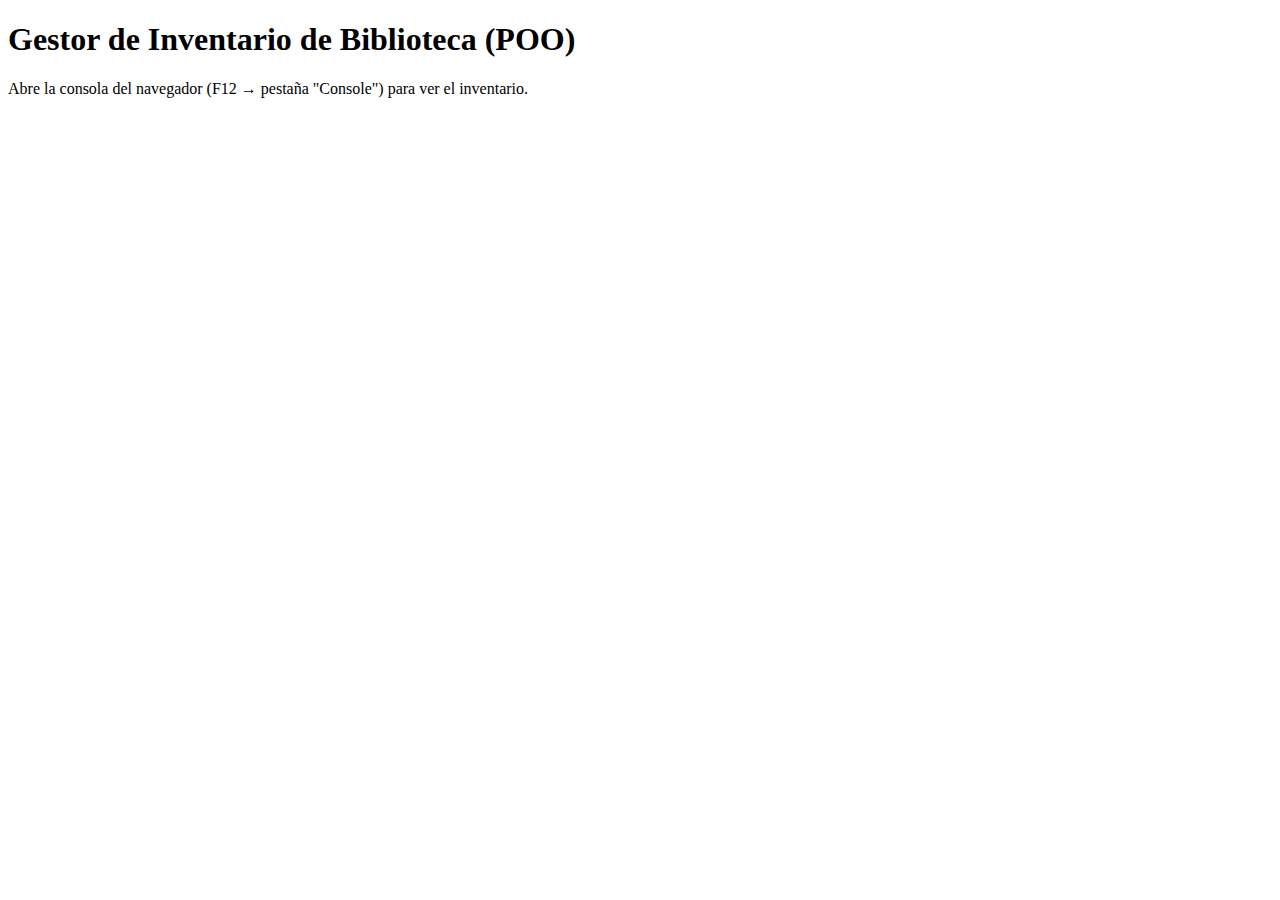
<file: E1-M4/index.html>
<!DOCTYPE html>
<html lang="es">
<head>
  <meta charset="UTF-8" />
  <title>Gestor de Inventario de Biblioteca (POO)</title>
</head>
<body>
  <h1>Gestor de Inventario de Biblioteca (POO)</h1>
  <p>
    Abre la consola del navegador (F12 → pestaña "Console") para ver el inventario.
  </p>

  <script>
    // ===============================
// Definición de la Clase Libro
// ===============================
class Libro {
  constructor(titulo, autor, estado) {
    this.titulo = titulo;
    this.autor = autor;
    this.estado = estado;
  }

  mostrarInfo() {
    console.log(
      `El libro "${this.titulo}" de ${this.autor} se encuentra ${this.estado}.`
    );
  }
}

// ===============================
// Inicialización del Inventario
// ===============================
const inventario = [];

// ===============================
// Carga Interactiva de Libros
// ===============================
let continuar = true;

while (continuar) {
  const titulo = prompt("Ingrese el título del libro:");
  const autor = prompt("Ingrese el autor del libro:");
  const estado = prompt('Ingrese el estado del libro ("Disponible" o "Prestado"):');

  const nuevoLibro = new Libro(titulo, autor, estado);
  inventario.push(nuevoLibro);

  continuar = confirm("¿Desea agregar otro libro?");
}

// ===============================
// Muestra del Inventario Completo
// ===============================
console.log("--- Inventario de la Biblioteca ---");

for (const libro of inventario) {
  libro.mostrarInfo();
}
  </script>
</body>
</html>
</file>
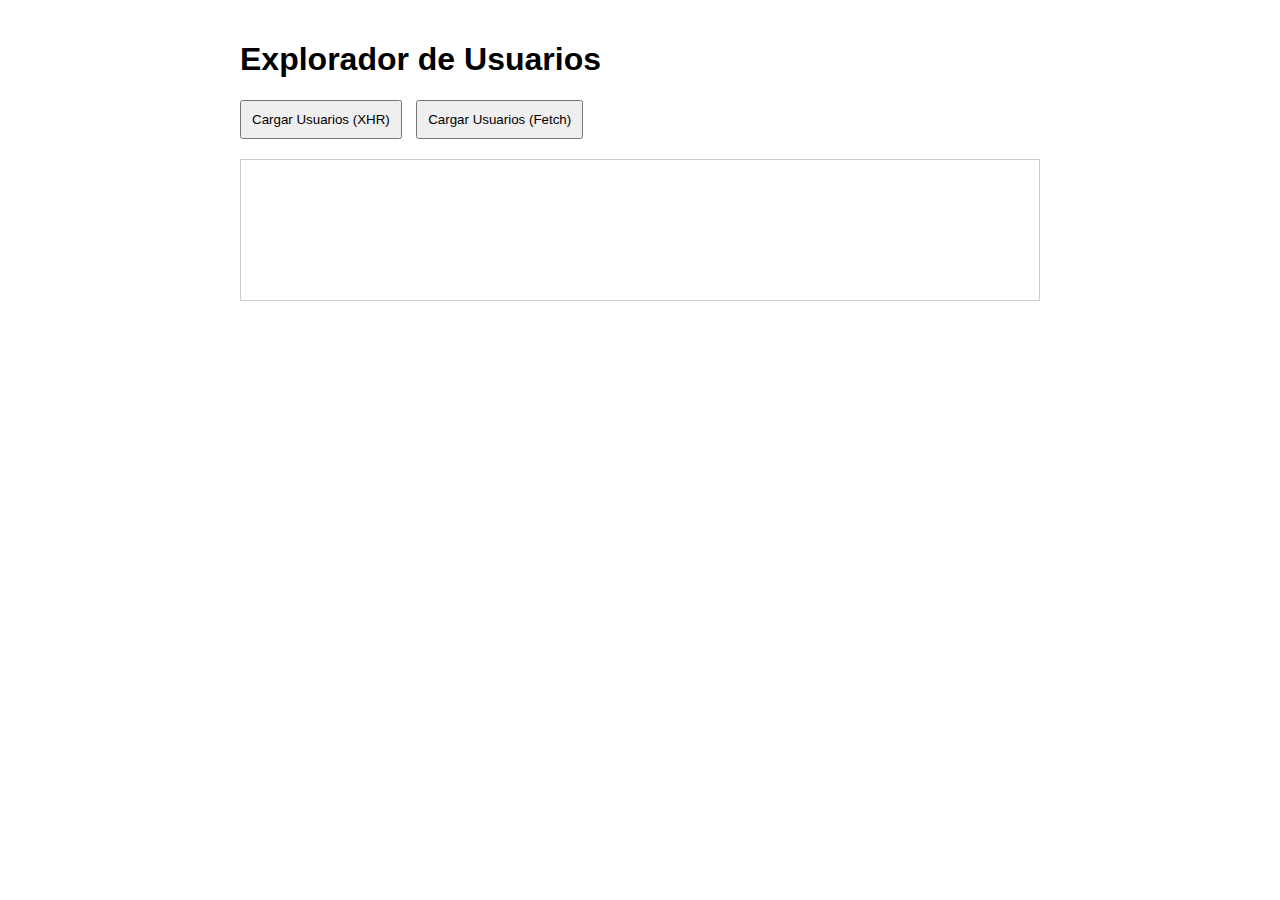
<file: E5-M4/index.html>
<!DOCTYPE html>
<html lang="es">
<head>
    <meta charset="UTF-8">
    <meta name="viewport" content="width=device-width, initial-scale=1.0">
    <title>Consumo de APIs</title>
    <style>
        body { font-family: sans-serif; max-width: 800px; margin: auto; padding: 20px; }
        .container { border: 1px solid #ccc; padding: 20px; margin-top: 20px; min-height: 100px; }
        button { padding: 10px; margin-right: 10px; cursor: pointer; }
        ul { list-style: none; padding: 0; }
        li { background-color: #f4f4f4; margin-bottom: 10px; padding: 15px; border-radius: 5px; }
        h4, p { margin: 0; }
    </style>
</head>
<body>
    <h1>Explorador de Usuarios</h1>
    <button id="cargar-xhr">Cargar Usuarios (XHR)</button>
    <button id="cargar-fetch">Cargar Usuarios (Fetch)</button>

    <div id="resultado" class="container">
        </div>

    <script src="app.js"></script>
</body>
</html>
</file>
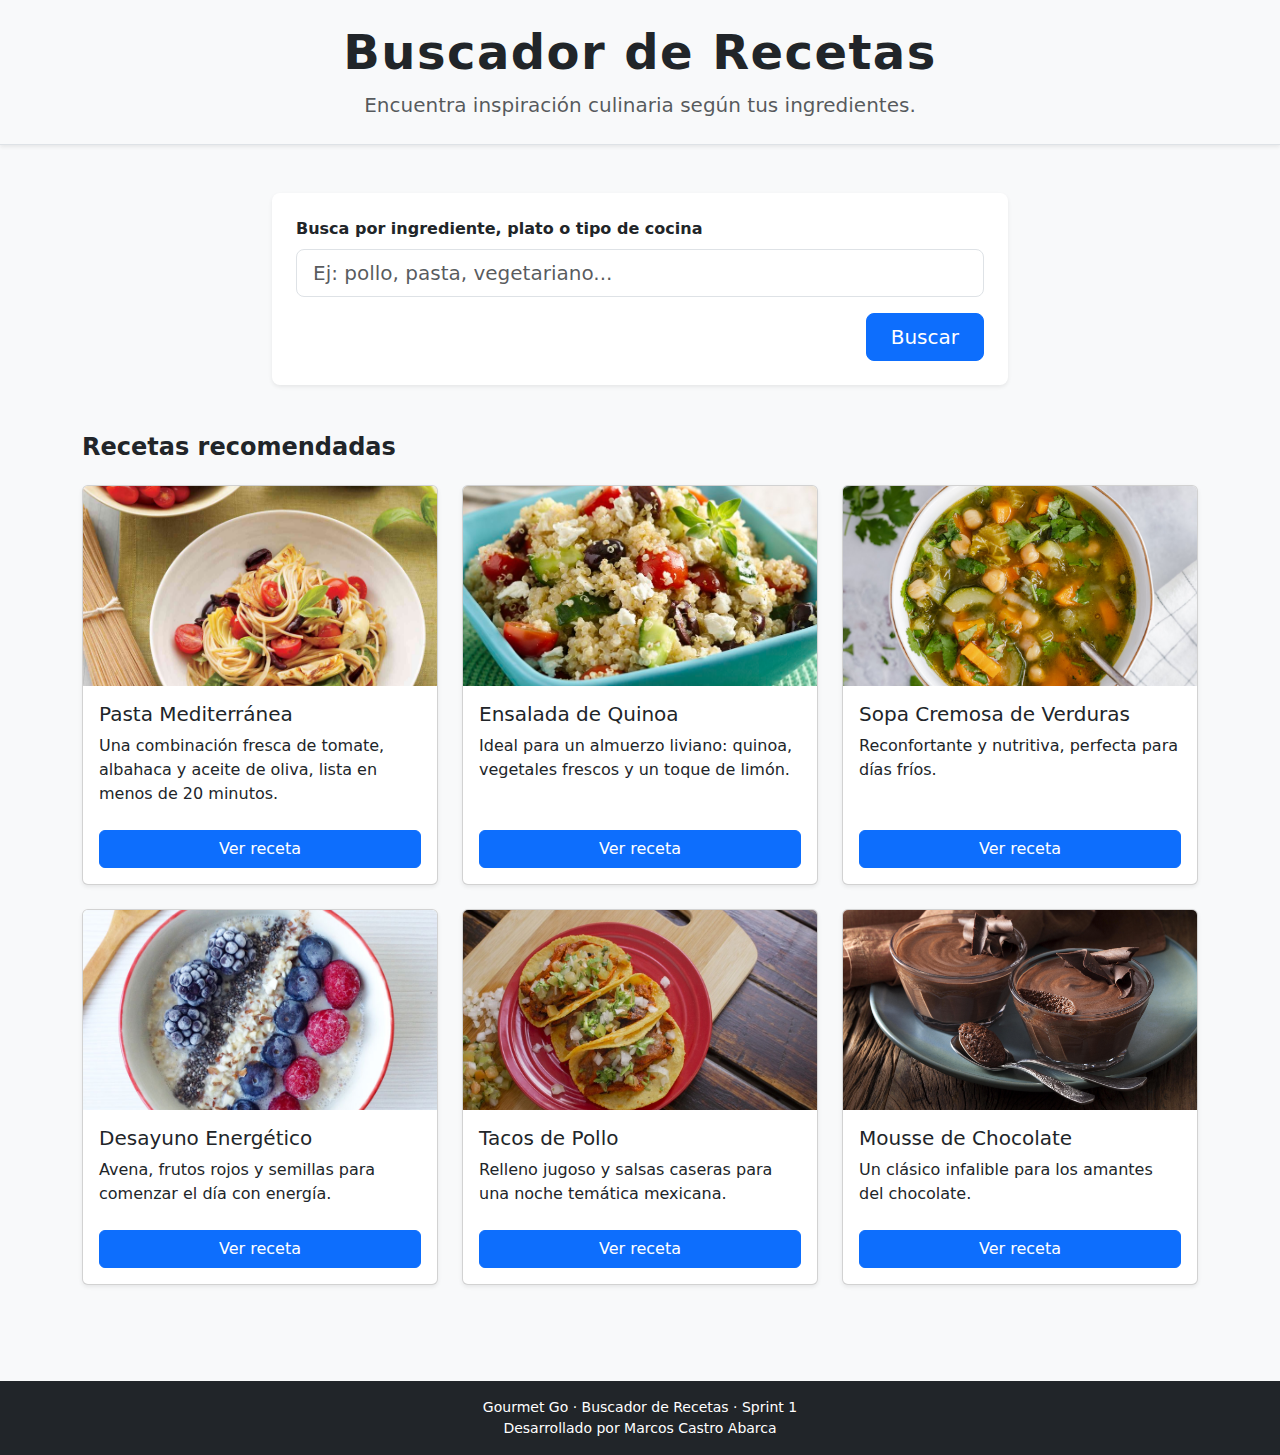
<file: gourmet-go/index.html>
<!DOCTYPE html>
<html lang="es">
<head>
  <meta charset="UTF-8">
  <meta name="viewport" content="width=device-width, initial-scale=1.0">
  <title>Gourmet Go · Buscador de Recetas</title>

  <!-- Bootstrap 5 CSS -->
  <link
    href="https://cdn.jsdelivr.net/npm/bootstrap@5.3.3/dist/css/bootstrap.min.css"
    rel="stylesheet"
  >

  <!-- Estilos personalizados -->
  <link rel="stylesheet" href="assets/css/style.css">
</head>
<body>

  <!-- ENCABEZADO / HERO -->
  <header class="bg-light border-bottom shadow-sm">
    <div class="container py-4">
      <div class="row align-items-center">
        <div class="col-12 text-center">
          <h1 class="display-5 fw-bold mb-2">Buscador de Recetas</h1>
          <p class="lead mb-0 text-muted">
            Encuentra inspiración culinaria según tus ingredientes.
          </p>
        </div>
      </div>
    </div>
  </header>

  <!-- CONTENIDO PRINCIPAL -->
  <main class="py-5">
    <div class="container">

      <!-- HU-01: FORMULARIO DE BÚSQUEDA -->
      <section aria-label="Buscador de recetas" class="mb-5">
        <div class="row justify-content-center">
          <div class="col-lg-8 col-md-10">
            <form class="bg-white p-4 rounded-3 shadow-sm">
              <div class="mb-3">
                <label for="inputBusqueda" class="form-label fw-semibold">
                  Busca por ingrediente, plato o tipo de cocina
                </label>
                <input
                  type="text"
                  class="form-control form-control-lg"
                  id="inputBusqueda"
                  placeholder="Ej: pollo, pasta, vegetariano..."
                >
              </div>
              <div class="d-grid d-sm-flex justify-content-sm-end">
                <button type="submit" class="btn btn-primary btn-lg px-4">
                  Buscar
                </button>
              </div>
            </form>
          </div>
        </div>
      </section>

      <!-- HU-02 / HU-03: GALERÍA DE RECETAS DE EJEMPLO -->
      <section aria-label="Resultados de recetas">
        <h2 class="h4 fw-bold mb-4 text-center text-md-start">
          Recetas recomendadas
        </h2>

        <div class="row g-4">
          <!-- Card 1 -->
          <div class="col-12 col-md-6 col-lg-4">
            <div class="card h-100 shadow-sm">
              <img
                src="assets/img/receta-1.jpg"
                class="card-img-top"
                alt="Plato de pasta con salsa de tomate"
              >
              <div class="card-body d-flex flex-column">
                <h5 class="card-title">Pasta Mediterránea</h5>
                <p class="card-text flex-grow-1">
                  Una combinación fresca de tomate, albahaca y aceite de oliva,
                  lista en menos de 20 minutos.
                </p>
                <a href="#" class="btn btn-primary mt-2">Ver receta</a>
              </div>
            </div>
          </div>

          <!-- Card 2 -->
          <div class="col-12 col-md-6 col-lg-4">
            <div class="card h-100 shadow-sm">
              <img
                src="assets/img/receta-2.jpg"
                class="card-img-top"
                alt="Ensalada fresca con vegetales y quinoa"
              >
              <div class="card-body d-flex flex-column">
                <h5 class="card-title">Ensalada de Quinoa</h5>
                <p class="card-text flex-grow-1">
                  Ideal para un almuerzo liviano: quinoa, vegetales frescos y
                  un toque de limón.
                </p>
                <a href="#" class="btn btn-primary mt-2">Ver receta</a>
              </div>
            </div>
          </div>

          <!-- Card 3 -->
          <div class="col-12 col-md-6 col-lg-4">
            <div class="card h-100 shadow-sm">
              <img
                src="assets/img/receta-3.jpg"
                class="card-img-top"
                alt="Sopa caliente servida en un bowl"
              >
              <div class="card-body d-flex flex-column">
                <h5 class="card-title">Sopa Cremosa de Verduras</h5>
                <p class="card-text flex-grow-1">
                  Reconfortante y nutritiva, perfecta para días fríos.
                </p>
                <a href="#" class="btn btn-primary mt-2">Ver receta</a>
              </div>
            </div>
          </div>

          <!-- Card 4 (opcional extra) -->
          <div class="col-12 col-md-6 col-lg-4">
            <div class="card h-100 shadow-sm">
              <img
                src="assets/img/receta-4.jpg"
                class="card-img-top"
                alt="Tazón con avena y frutas"
              >
              <div class="card-body d-flex flex-column">
                <h5 class="card-title">Desayuno Energético</h5>
                <p class="card-text flex-grow-1">
                  Avena, frutos rojos y semillas para comenzar el día con energía.
                </p>
                <a href="#" class="btn btn-primary mt-2">Ver receta</a>
              </div>
            </div>
          </div>

          <!-- Card 5 -->
          <div class="col-12 col-md-6 col-lg-4">
            <div class="card h-100 shadow-sm">
              <img
                src="assets/img/receta-5.jpg"
                class="card-img-top"
                alt="Tacos servidos en un plato"
              >
              <div class="card-body d-flex flex-column">
                <h5 class="card-title">Tacos de Pollo</h5>
                <p class="card-text flex-grow-1">
                  Relleno jugoso y salsas caseras para una noche temática mexicana.
                </p>
                <a href="#" class="btn btn-primary mt-2">Ver receta</a>
              </div>
            </div>
          </div>

          <!-- Card 6 -->
          <div class="col-12 col-md-6 col-lg-4">
            <div class="card h-100 shadow-sm">
              <img
                src="assets/img/receta-6.jpg"
                class="card-img-top"
                alt="Postre de chocolate servido en vaso"
              >
              <div class="card-body d-flex flex-column">
                <h5 class="card-title">Mousse de Chocolate</h5>
                <p class="card-text flex-grow-1">
                  Un clásico infalible para los amantes del chocolate.
                </p>
                <a href="#" class="btn btn-primary mt-2">Ver receta</a>
              </div>
            </div>
          </div>

        </div>
      </section>
    </div>
  </main>

  <!-- FOOTER -->
  <footer class="bg-dark text-white py-3 mt-5">
    <div class="container text-center small">
      <span>Gourmet Go · Buscador de Recetas · Sprint 1</span><br>
      <span>Desarrollado por Marcos Castro Abarca</span>
    </div>
  </footer>

  <!-- Bootstrap 5 JS (bundle con Popper) -->
  <script
    src="https://cdn.jsdelivr.net/npm/bootstrap@5.3.3/dist/js/bootstrap.bundle.min.js">
  </script>

  <!-- JS del proyecto (vacío por ahora, Sprint 2) -->
  <script src="assets/js/app.js"></script>
</body>
</html>
</file>
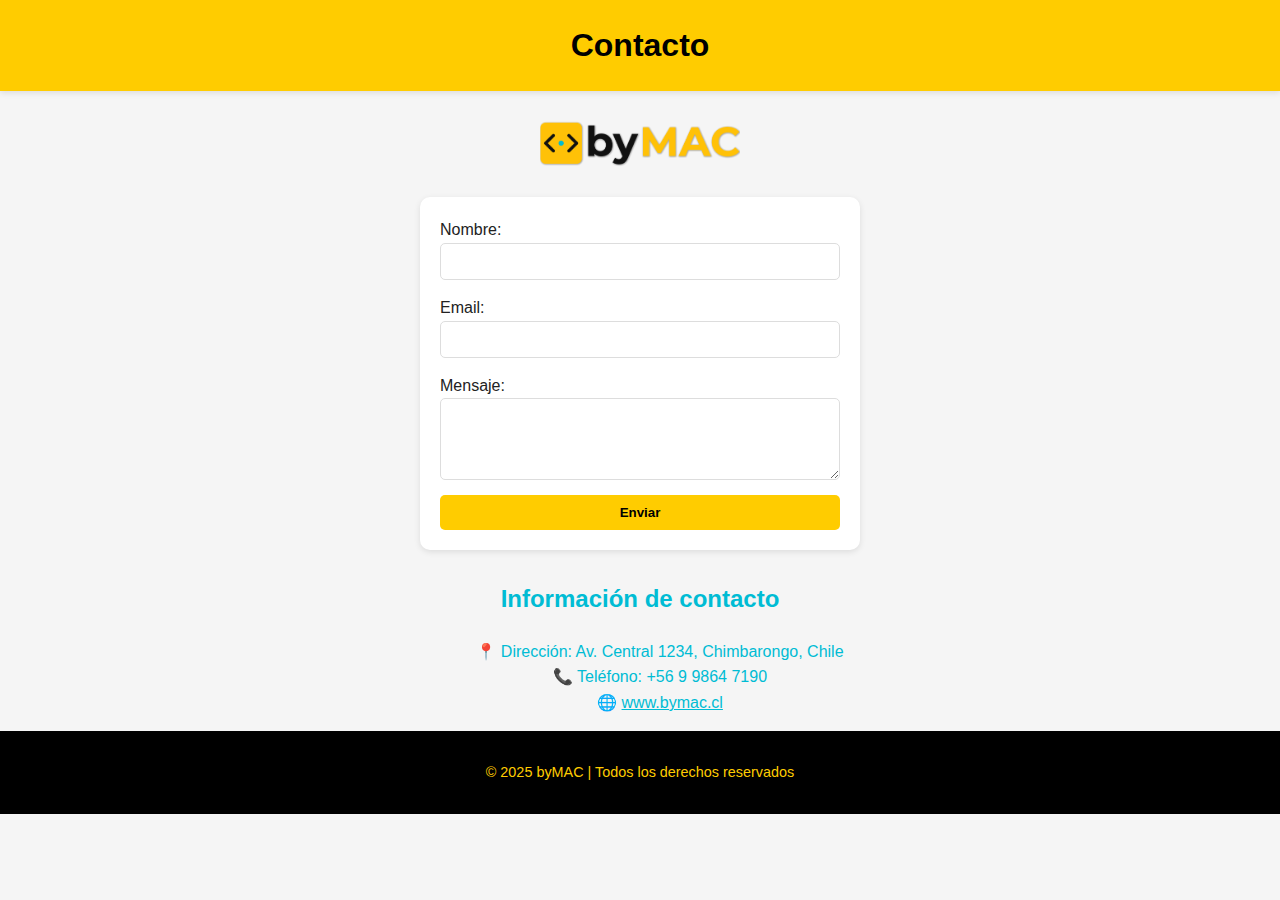
<file: contacto.html>
<!DOCTYPE html>
<html lang="es">
<head>
  <meta charset="UTF-8">
  <meta name="viewport" content="width=device-width, initial-scale=1.0">
  <title>Contacto - byMAC</title>
  <link rel="stylesheet" href="assets/css/styles.css">
</head>
<body>
  <header class="header">
    <h1>Contacto</h1>
  </header>

  <main class="contacto-main">
    <img src="assets/img/byMAC_logo.png" alt="Logo byMAC" class="logo-contacto">

    <form action="#" method="post" class="formulario">
      <label for="nombre">Nombre:</label>
      <input type="text" id="nombre" name="nombre" required>

      <label for="email">Email:</label>
      <input type="email" id="email" name="email" required>

      <label for="mensaje">Mensaje:</label>
      <textarea id="mensaje" name="mensaje" rows="4" required></textarea>

      <button type="submit">Enviar</button>
    </form>

    <section class="info-contacto">
      <h2>Información de contacto</h2>
      <div >
        
      <ul class="list-group  list-group-flush" style="list-style-type:none;">
        <li class="list-group-item">📍 Dirección: Av. Central 1234, Chimbarongo, Chile</li>
        <li class="list-group-item">📞 Teléfono: +56 9 9864 7190</li>
        <li class="list-group-item">🌐 <a href="https://bymac.cl" target="_blank" class="info-contacto">www.bymac.cl</a></li>
      </ul>
      </div>
    </section>
  </main>

  <footer class="footer">
    <p>&copy; 2025 byMAC | Todos los derechos reservados</p>
  </footer>
</body>
</html>
</file>
<file: gourmet-go/assets/css/style.css>
/* Estilos personalizados para Gourmet Go · Buscador de Recetas */

body {
  font-family: system-ui, -apple-system, BlinkMacSystemFont, "Segoe UI", sans-serif;
  background-color: #f8f9fa;
}

/* Ajustes finos del header */
header .display-5 {
  letter-spacing: 0.03em;
}

/* Cards de recetas */
.card img {
  object-fit: cover;
  height: 200px;
}

/* Pequeño hover sobre las cards para sensación de app viva */
.card:hover {
  transform: translateY(-2px);
  box-shadow: 0 0.5rem 1rem rgba(0,0,0,0.08);
  transition: all 0.15s ease-in-out;
}

/* Espacios en mobile */
main {
  min-height: 70vh;
}
</file>
<file: assets/css/styles.css>
/* ========================
   Estilos base byMAC look
======================== */
body {
  font-family: "Poppins", sans-serif;
  background-color: #f5f5f5;
  color: #222;
  margin: 0;
  padding: 0;
  line-height: 1.6;
}

/* Encabezado */
.header {
  background-color: #ffcc00;
  color: #000;
  text-align: center;
  padding: 20px;
  box-shadow: 0 2px 6px rgba(0,0,0,0.1);
}

.header h1 {
  font-size: 2rem;
  margin: 0;
}

.header p {
  font-size: 1rem;
  margin: 5px 0 15px;
}

/* Navegación */
nav ul {
  list-style: none;
  padding: 0;
  margin: 0;
  display: flex;
  justify-content: center;
  gap: 20px;
}

nav a {
  text-decoration: none;
  color: #000;
  font-weight: bold;
  padding: 6px 12px;
  border-radius: 5px;
  transition: background 0.3s;
}

nav a:hover,
nav a.active {
  background-color: #00bcd4;
  color: #fff;
}

/* Secciones */
.seccion {
  background: #fff;
  margin: 30px auto;
  padding: 20px;
  width: 90%;
  max-width: 800px;
  border-radius: 10px;
  box-shadow: 0 2px 8px rgba(0,0,0,0.1);
}

.seccion h2 {
  color: #ffcc00;
  font-size: 1.5rem;
}

/* Párrafos */
p {
  margin: 10px 0;
  padding: 5px 0;
}

/* Formulario */
.formulario {
  display: flex;
  flex-direction: column;
  width: 90%;
  max-width: 400px;
  margin: 20px auto;
  background: #fff;
  padding: 20px;
  border-radius: 10px;
  box-shadow: 0 2px 6px rgba(0,0,0,0.1);
}

.formulario input,
.formulario textarea {
  padding: 10px;
  margin-bottom: 15px;
  border: 1px solid #ddd;
  border-radius: 5px;
  box-sizing: border-box;
}

.formulario button {
  background-color: #ffcc00;
  border: none;
  padding: 10px;
  font-weight: bold;
  cursor: pointer;
  border-radius: 5px;
  transition: all 0.3s;
}

.formulario button:hover {
  background-color: #00bcd4;
  color: #fff;
}

/* Logo */
.logo-contacto {
  display: block;
  margin: 30px auto;
  width: 200px;
}

/* Información de contacto */
.info-contacto {
  text-align: center;
  margin-top: 30px;
}

.info-contacto {
  color: #00bcd4;
}

/* Pie de página */
.footer {
  background-color: #000;
  color: #ffcc00;
  text-align: center;
  padding: 15px;
  font-size: 0.9rem;
}
.text-info{
  color:  #00bcd4;
}
</file>
